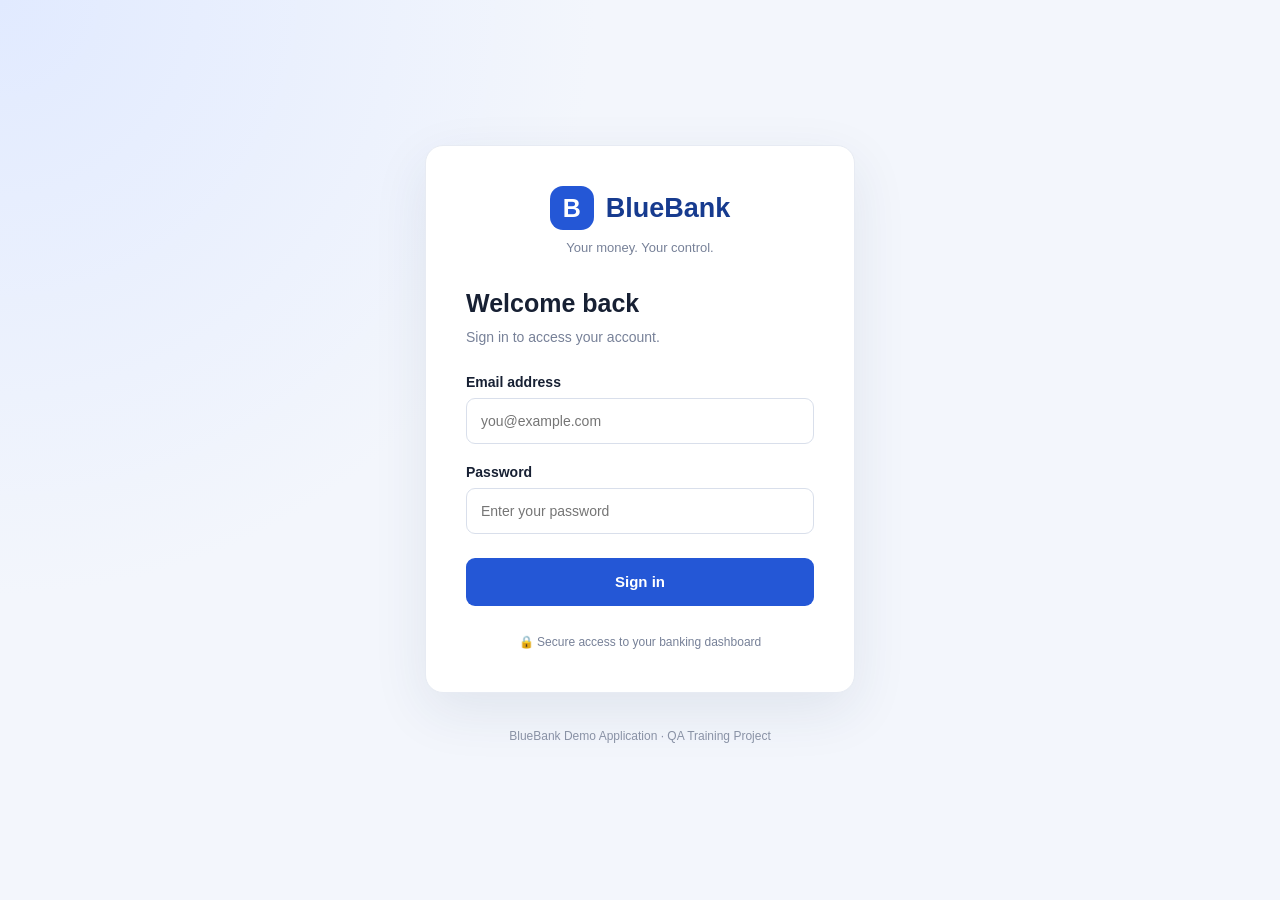
<file: backend/frontend/index.html>
<!DOCTYPE html>
<html lang="en">
<head>
    <meta charset="UTF-8">
    <meta name="viewport" content="width=device-width, initial-scale=1.0">
    <title>BlueBank | Secure Banking</title>
    <link rel="stylesheet" href="css/style.css">
</head>
<body>
    <main class="login-container">
        <section class="login-card" aria-labelledby="page-title">
            <div class="brand">
                <div class="brand-icon" aria-hidden="true">B</div>
                <h1>BlueBank</h1>
            </div>

            <p class="subtitle">Your money. Your control.</p>

            <h2 id="page-title">Welcome back</h2>
            <p class="description">Sign in to access your account.</p>

            <div
                id="login-message"
                class="message"
                role="alert"
                aria-live="polite"
                hidden
            ></div>

            <form id="login-form">
                <div class="form-group">
                    <label for="email">Email address</label>
                    <input
                        type="email"
                        id="email"
                        name="email"
                        placeholder="you@example.com"
                        autocomplete="username"
                        required
                    >
                </div>

                <div class="form-group">
                    <label for="password">Password</label>
                    <input
                        type="password"
                        id="password"
                        name="password"
                        placeholder="Enter your password"
                        autocomplete="current-password"
                        required
                    >
                </div>

                <button type="submit" id="login-button">
                    Sign in
                </button>
            </form>

            <p class="security-note">
                <span aria-hidden="true">🔒</span>
                Secure access to your banking dashboard
            </p>
        </section>

        <footer>
            <p>BlueBank Demo Application · QA Training Project</p>
        </footer>
    </main>
    <script src="js/app.js"></script>
</body>
</html>
</file>
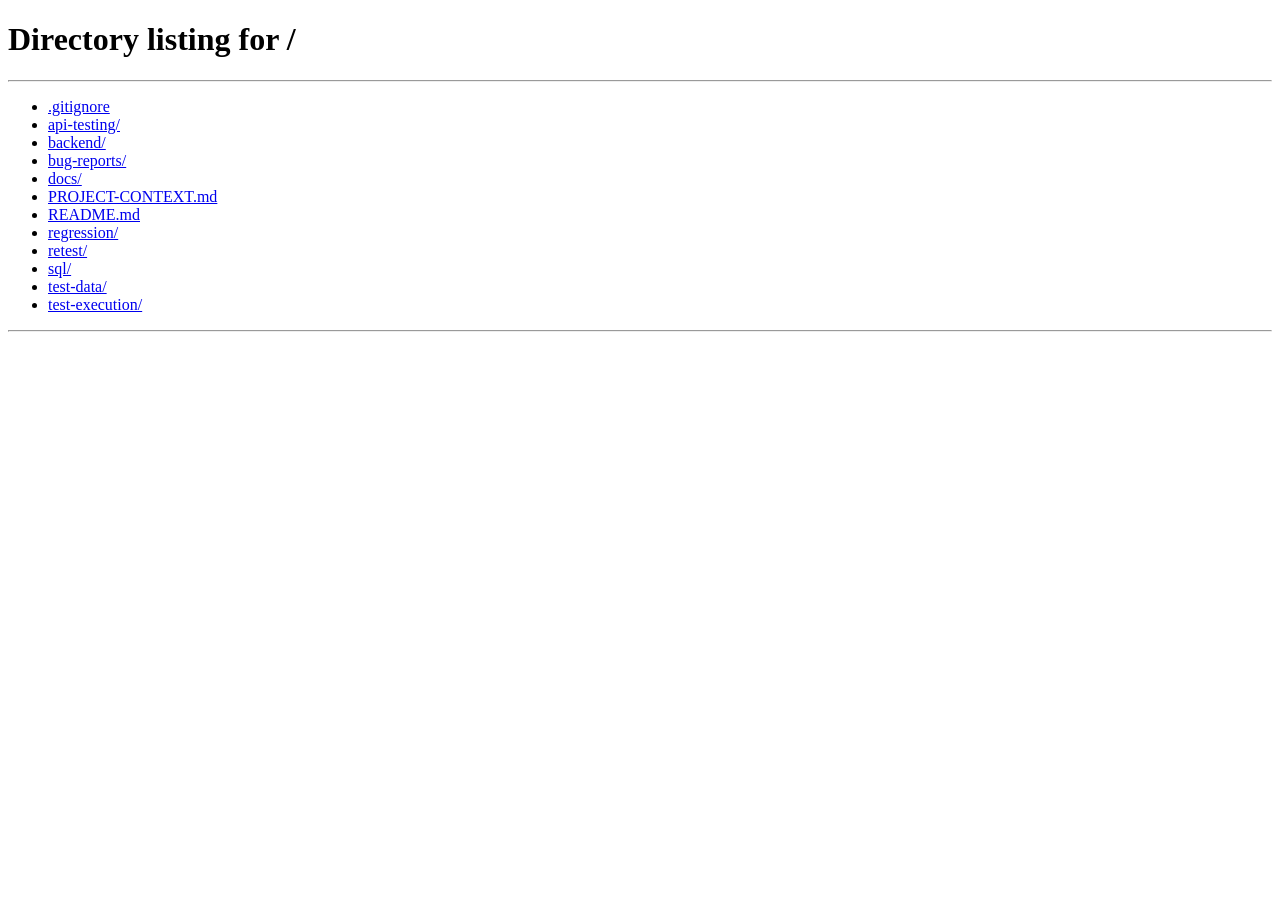
<file: backend/frontend/dashboard.html>
<!DOCTYPE html>
<html lang="en">
<head>
    <meta charset="UTF-8">
    <meta name="viewport" content="width=device-width, initial-scale=1.0">
    <title>BlueBank | Dashboard</title>
    <link rel="stylesheet" href="css/style.css">
</head>
<body>
    <main class="dashboard-container">
        <header class="dashboard-header">
            <div class="brand dashboard-brand">
                <div class="brand-icon" aria-hidden="true">B</div>
                <h1>BlueBank</h1>
            </div>

            <button type="button" id="logout-button" class="logout-button">
                Sign out
            </button>
        </header>

        <section class="dashboard-welcome">
            <p class="eyebrow">PERSONAL BANKING</p>
            <h2>My Accounts</h2>
            <p id="user-email" class="description"></p>
        </section>

        <div
            id="dashboard-message"
            class="message"
            role="alert"
            aria-live="polite"
            hidden
        ></div>

        <section
            id="accounts-container"
            class="accounts-grid"
            aria-label="Bank accounts"
        ></section>
        <section class="transfer-section" aria-labelledby="transfer-title">
    <h2 id="transfer-title">Transfer Money</h2>
    <p class="description">Transfer funds to another bank account.</p>

    <div
        id="transfer-message"
        class="message"
        role="alert"
        aria-live="polite"
        hidden
    ></div>

    <form id="transfer-form">
        <div class="form-group">
            <label for="source-account">Source Account</label>
            <select id="source-account" name="source_account_number" required>
                <option value="">Select source account</option>
            </select>
        </div>

        <div class="form-group">
            <label for="destination-account">Destination Account Number</label>
            <input
                type="text"
                id="destination-account"
                name="destination_account_number"
                inputmode="numeric"
                pattern="[0-9]{8,20}"
                minlength="8"
                maxlength="20"
                placeholder="Enter destination account number"
                required
            >
        </div>

        <div class="form-group">
            <label for="transfer-amount">Amount</label>
            <input
                type="number"
                id="transfer-amount"
                name="amount"
                min="0.01"
                max="10000"
                step="0.01"
                placeholder="0.00"
                required
            >
        </div>

        <div class="form-group">
            <label for="request-reference">Request Reference</label>
            <input
                type="text"
                id="request-reference"
                name="request_reference"
                minlength="3"
                maxlength="100"
                placeholder="Enter a unique reference"
                required
            >
        </div>

        <button type="submit" id="transfer-button">
            Transfer Money
        </button>
    </form>
</section>
        <footer>
            <p>BlueBank Demo Application · QA Training Project</p>
        </footer>
    </main>

    <script src="js/dashboard.js"></script>
</body>
</html>
</file>
<file: backend/frontend/css/style.css>
* {
    box-sizing: border-box;
}

:root {
    font-family: Arial, Helvetica, sans-serif;
    color: #172033;
    background: #f3f6fc;
}

body {
    margin: 0;
    min-height: 100vh;
}

.login-container {
    min-height: 100vh;
    display: flex;
    flex-direction: column;
    align-items: center;
    justify-content: center;
    padding: 32px 20px;
    background:
        radial-gradient(circle at top left, #e1eaff 0, transparent 38%),
        #f3f6fc;
}

.login-card {
    width: 100%;
    max-width: 430px;
    padding: 40px;
    background: #ffffff;
    border: 1px solid #e7ebf3;
    border-radius: 18px;
    box-shadow: 0 18px 55px rgba(29, 52, 93, 0.09);
}

.brand {
    display: flex;
    align-items: center;
    justify-content: center;
    gap: 12px;
}

.brand-icon {
    display: flex;
    align-items: center;
    justify-content: center;
    width: 44px;
    height: 44px;
    border-radius: 13px;
    color: #ffffff;
    background: #2457d6;
    font-size: 25px;
    font-weight: 700;
}

.brand h1 {
    margin: 0;
    color: #173b8f;
    font-size: 27px;
}

.subtitle {
    margin: 10px 0 34px;
    text-align: center;
    color: #778198;
    font-size: 13px;
}

.login-card h2 {
    margin: 0 0 8px;
    font-size: 25px;
}

.description {
    margin: 0 0 25px;
    color: #778198;
    font-size: 14px;
    line-height: 1.6;
}

.form-group {
    margin-bottom: 20px;
}

.form-group label {
    display: block;
    margin-bottom: 8px;
    font-size: 14px;
    font-weight: 600;
}

.form-group input {
    width: 100%;
    min-height: 46px;
    padding: 12px 14px;
    border: 1px solid #d9dfeb;
    border-radius: 9px;
    outline: none;
    font: inherit;
    font-size: 14px;
    transition: border-color 0.2s, box-shadow 0.2s;
}

.form-group input:focus {
    border-color: #2457d6;
    box-shadow: 0 0 0 3px rgba(36, 87, 214, 0.12);
}

button {
    width: 100%;
    min-height: 48px;
    margin-top: 4px;
    border: none;
    border-radius: 9px;
    background: #2457d6;
    color: #ffffff;
    font-size: 15px;
    font-weight: 600;
    cursor: pointer;
    transition: background 0.2s;
}

button:hover {
    background: #1946b7;
}

button:focus-visible {
    outline: 3px solid #91b0ff;
    outline-offset: 3px;
}

button:disabled {
    opacity: 0.65;
    cursor: not-allowed;
}

.message {
    margin-bottom: 20px;
    padding: 12px;
    border-radius: 8px;
    font-size: 14px;
    line-height: 1.5;
}

.message.error {
    color: #a51f2b;
    background: #fff0f1;
    border: 1px solid #f4c6ca;
}

.message.success {
    color: #17683b;
    background: #eaf8ef;
    border: 1px solid #bce7ca;
}

.security-note {
    margin: 26px 0 0;
    color: #778198;
    text-align: center;
    font-size: 12px;
    line-height: 1.7;
}

footer {
    margin-top: 24px;
    color: #8992a5;
    text-align: center;
    font-size: 12px;
}

@media (max-width: 480px) {
    .login-card {
        padding: 28px 22px;
    }

    .login-card h2 {
        font-size: 23px;
    }
}


.dashboard-container {
    width: 100%;
    max-width: 1100px;
    min-height: 100vh;
    margin: 0 auto;
    padding: 32px 24px;
}

.dashboard-header {
    display: flex;
    align-items: center;
    justify-content: space-between;
    gap: 16px;
    padding-bottom: 24px;
    border-bottom: 1px solid #e0e6f0;
}

.dashboard-brand {
    justify-content: flex-start;
}

.dashboard-brand h1 {
    font-size: 24px;
}

.logout-button {
    width: auto;
    min-height: 40px;
    margin: 0;
    padding: 0 18px;
    color: #2457d6;
    background: #ffffff;
    border: 1px solid #d9dfeb;
}

.logout-button:hover {
    color: #ffffff;
    background: #1946b7;
}

.dashboard-welcome {
    margin: 38px 0 28px;
}

.eyebrow {
    color: #2457d6;
    font-size: 12px;
    font-weight: 700;
    letter-spacing: 1.5px;
}

.dashboard-welcome h2 {
    margin: 10px 0;
    font-size: 30px;
}

.accounts-grid {
    display: grid;
    grid-template-columns: repeat(auto-fit, minmax(240px, 1fr));
    gap: 20px;
}

.account-card {
    padding: 24px;
    background: #ffffff;
    border: 1px solid #e0e6f0;
    border-radius: 16px;
    box-shadow: 0 8px 25px rgba(29, 52, 93, 0.05);
}

.account-card h3 {
    margin: 0 0 8px;
    color: #778198;
    font-size: 14px;
    font-weight: 500;
}

.account-number {
    margin: 0 0 24px;
    font-size: 17px;
    font-weight: 700;
    overflow-wrap: anywhere;
}

.account-balance {
    margin: 0 0 18px;
    color: #173b8f;
    font-size: 27px;
    font-weight: 700;
    overflow-wrap: anywhere;
}

.account-status {
    display: inline-block;
    padding: 6px 10px;
    color: #17683b;
    background: #eaf8ef;
    border-radius: 20px;
    font-size: 12px;
}

.account-status.inactive {
    color: #a51f2b;
    background: #fff0f1;
}

@media (max-width: 480px) {
    .dashboard-container {
        padding: 22px 16px;
    }

    .dashboard-welcome h2 {
        font-size: 25px;
    }

    .dashboard-header {
        align-items: flex-start;
    }
}

.transfer-section {
    max-width: 650px;
    margin: 40px auto;
    padding: 28px;
    background: #ffffff;
    border: 1px solid #e0e6f0;
    border-radius: 16px;
    box-shadow: 0 8px 25px rgba(29, 52, 93, 0.05);
}

.transfer-section h2 {
    margin: 0 0 10px;
    font-size: 24px;
}

.transfer-section .form-group {
    margin-bottom: 20px;
}

.transfer-section select {
    width: 100%;
    min-height: 46px;
    padding: 12px 14px;
    border: 1px solid #d9dfeb;
    border-radius: 9px;
    background: #ffffff;
    font: inherit;
    font-size: 14px;
}

.transfer-section input:focus,
.transfer-section select:focus {
    outline: none;
    border-color: #2457d6;
    box-shadow: 0 0 0 3px rgba(36, 87, 214, 0.12);
}

@media (max-width: 480px) {
    .transfer-section {
        padding: 22px 18px;
    }
}
</file>
